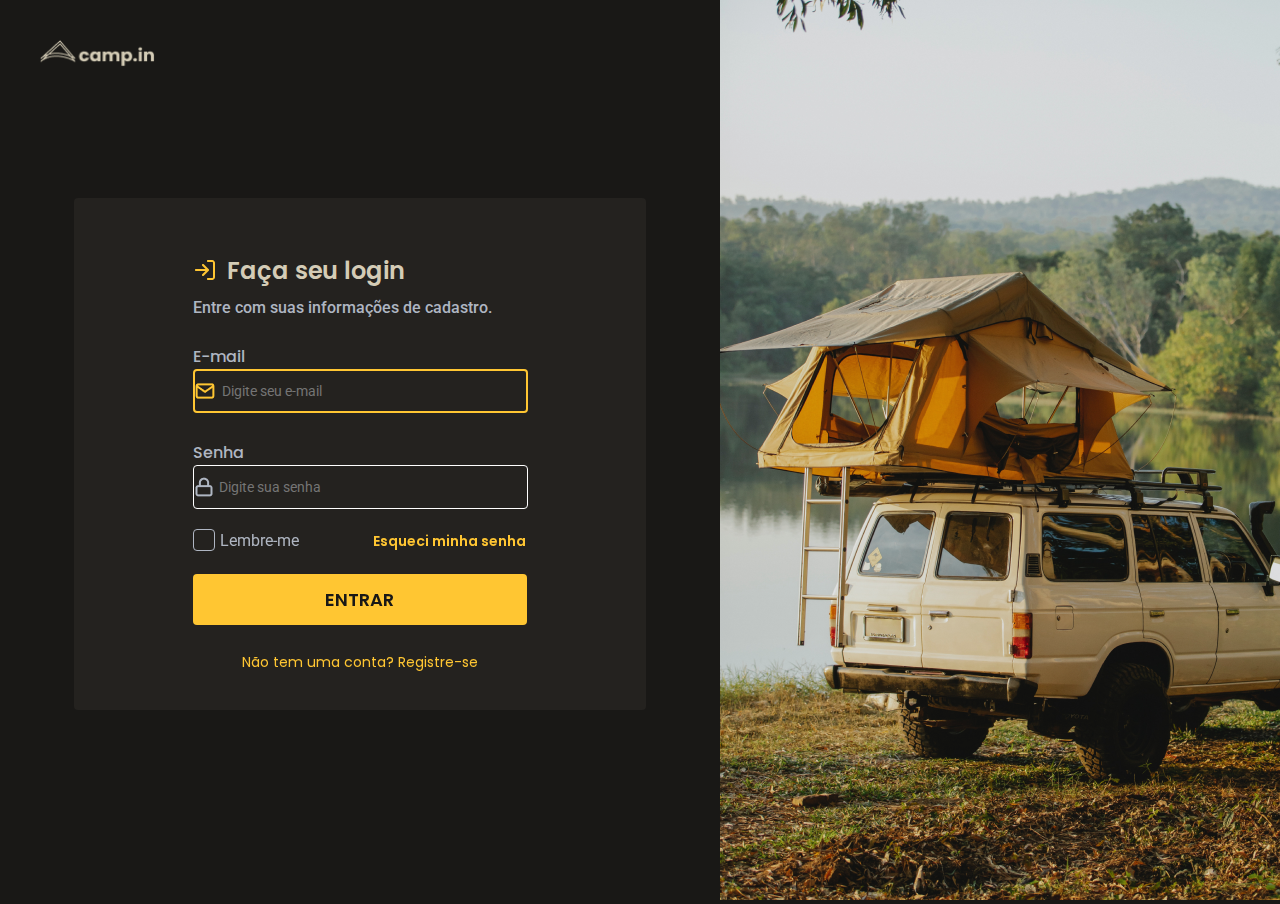
<file: login-form-css/index.html>
<!DOCTYPE html>
<html lang="pt-BR">

<head>
  <meta charset="UTF-8">
  <meta http-equiv="X-UA-Compatible" content="IE=edge">
  <meta name="viewport" content="width=device-width, initial-scale=1.0">
  <meta name="description" content="Formulário de login. Empresa de acampamento">
  <link rel="preconnect" href="https://fonts.googleapis.com">
  <link rel="preconnect" href="https://fonts.gstatic.com" crossorigin>
  <link href="https://fonts.googleapis.com/css2?family=Poppins:wght@500;600&family=Roboto:wght@400;500&display=swap"
    rel="stylesheet">
  <link rel="stylesheet" href="css/style.css">
  <title>Formulário Camp</title>
</head>

<body>

  <main>

    <section>
      <div class="icon">
        <img src="img/logo.png" alt="logo" width="115px" height="28px">
      </div>

      <div class="container-form">

        <form class="form">
          <div class="header">

            <div class="logo-in">
              <img src="img/log-in.png"  width="24px" height="24px" alt="Seta para direita">
              <h1>Faça seu login</h1>
            </div>

          </div>
          <h2>Entre com suas informações de cadastro.</h2>
          <fieldset>

            <label class="label-email"><span class="required">E-mail</span>
                <input class="icon-email"type="email" maxlength="30" name="email" placeholder="Digite seu e-mail" tabindex="0" autofocus required />
            </label>

            <label class="label-password"><span class="required">Senha</span>
              <input class="icon-password" type="password" maxlength="16" name="password" placeholder="Digite sua senha" required />
            </label>

            <div class="container-checkbox">
              <input type="checkbox" name="subscribe" id="subscribe">
              <label for="subscribe">Lembre-me</label>
              <span class="change-password"><a href="#">Esqueci minha senha</a></span>
            </div>

            <button class="button" type="submit">Entrar</button>
            <span class="register"><a href="#">Não tem uma conta? Registre-se</a></span>

          </fieldset>
        </form>

      </div>
    </section>

    <section>
      <div class="container-img"><img src="img/side-image.png" class="img-car"
          alt="Carro grande com uma barraca em cima, em frente a um lago">
      </div>
    </section>
  </main>
</body>

</html>
</file>
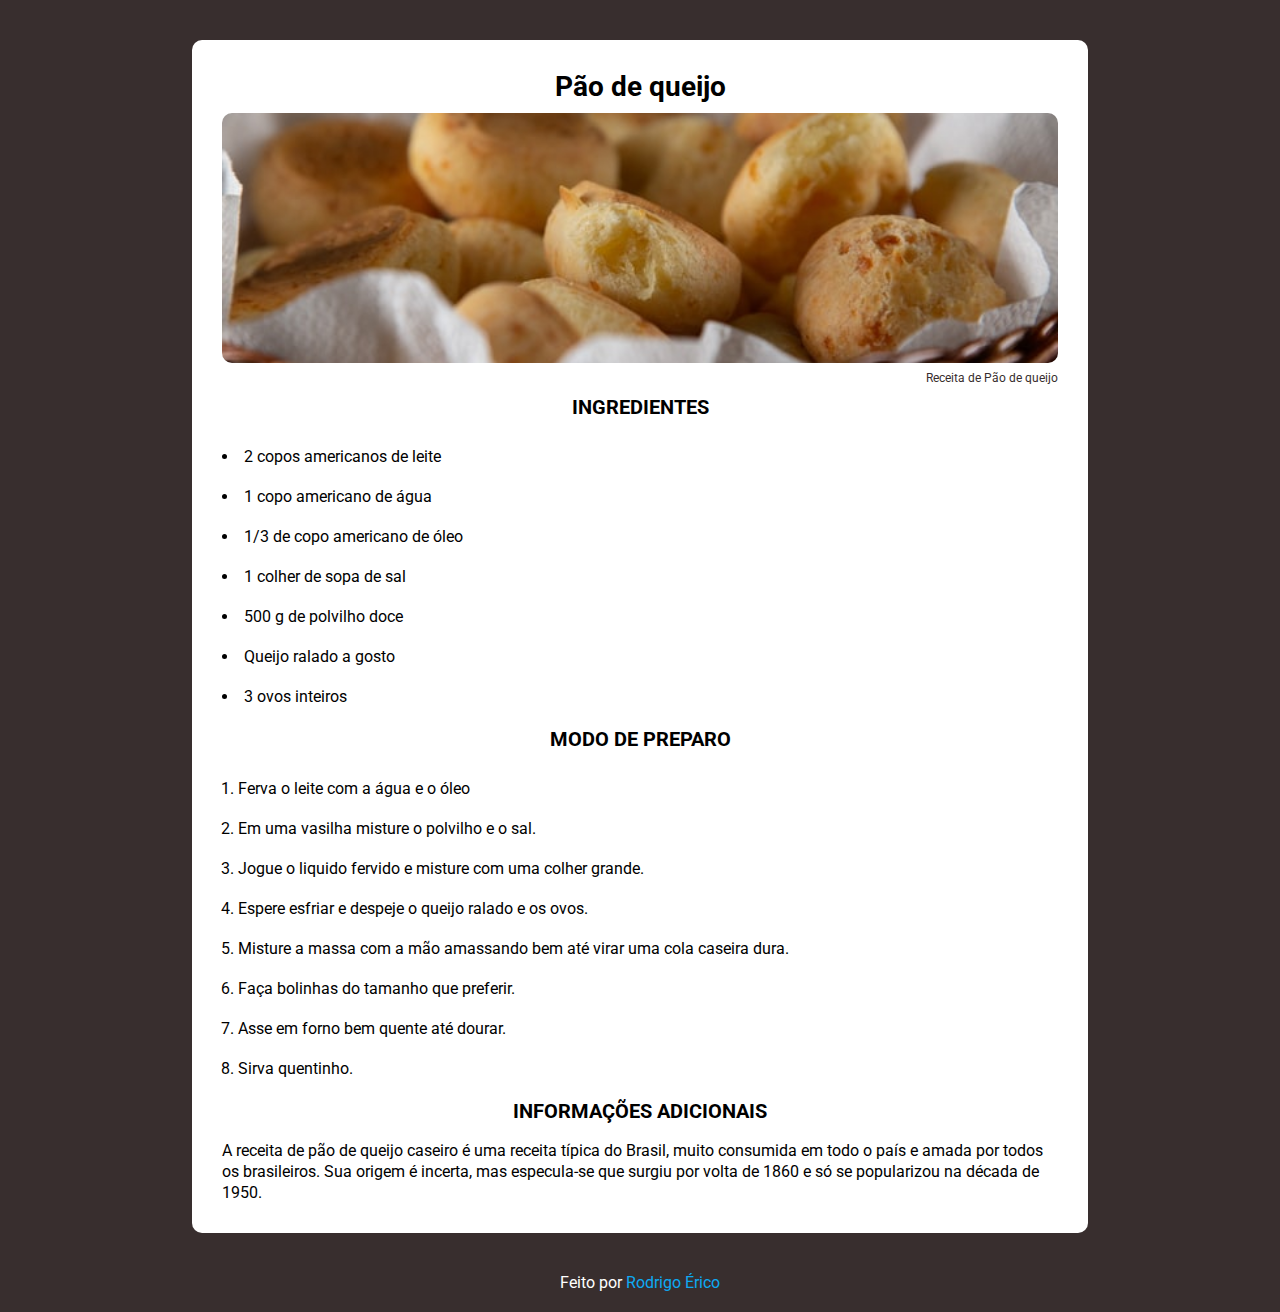
<file: pagina-de-receita/index.html>
<!DOCTYPE html>
<html lang="pt-BR">

<head>
  <meta charset="UTF-8">
  <meta http-equiv="X-UA-Compatible" content="IE=edge">
  <meta name="viewport" content="width=device-width, initial-scale=1.0">
  <meta name="author" content="Rodrigo Érico">
  <meta name="description" content="Site de receita">

  <link rel="shortcut icon" sizes="16x16" href="./img/chefe-de-cozinha.png" type="image/x-icon">
  <link rel="preconnect" href="https://fonts.googleapis.com">
  <link rel="preconnect" href="https://fonts.gstatic.com" crossorigin>
  <link href="https://fonts.googleapis.com/css2?family=Roboto:ital,wght@0,400;0,700;1,400&display=swap"
    rel="stylesheet">
  <link rel="stylesheet" href="./css/style.css">

  <title>Página de Receita</title>

</head>

<body>
  <div class="recipe-container">
    <header>
      <h1>Pão de queijo</h1>
    </header>

    <main>
      <a href="https://unsplash.com/photos/9PJoYi_eqPY" target="_blank">
        <figure class="recipe-image">
          <img src="./img/pao-queijo.jpg" alt="Pão de queijo" title="Pão de queijo">
          <figcaption>Receita de Pão de queijo</figcaption>
        </figure>
      </a>
      <article>
        <section>
          <h2>Ingredientes</h2>
          <ul>
            <li>2 copos americanos de leite</li>
            <li>1 copo americano de água</li>
            <li>1/3 de copo americano de óleo</li>
            <li>1 colher de sopa de sal</li>
            <li>500 g de polvilho doce</li>
            <li>Queijo ralado a gosto</li>
            <li>3 ovos inteiros</li>
          </ul>
        </section>
        <section>
          <h2>Modo de preparo</h2>
          <ol>
            <li>Ferva o leite com a água e o óleo</li>
            <li>Em uma vasilha misture o polvilho e o sal.</li>
            <li>Jogue o liquido fervido e misture com uma colher grande.</li>
            <li>Espere esfriar e despeje o queijo ralado e os ovos.</li>
            <li>Misture a massa com a mão amassando bem até virar uma cola caseira dura.</li>
            <li>Faça bolinhas do tamanho que preferir.</li>
            <li>Asse em forno bem quente até dourar.</li>
            <li>Sirva quentinho.</li>
          </ol>
        </section>
      </article>
      <section>
        <h2>Informações adicionais</h2>
        <p>A receita de pão de queijo caseiro é uma receita típica do Brasil, muito consumida em todo o país e amada por
          todos os brasileiros. Sua origem é incerta, mas especula-se que surgiu por volta de 1860 e só se popularizou
          na
          década de 1950.</p>
      </section>
      
    </main>
  </div>
  <footer>Feito por <a href="https://github.com/RodrigoErico/desafios-rocketseat" target="_blank" rel="noopener noreferrer">Rodrigo Érico</a></footer>
</body>

</html>
</file>
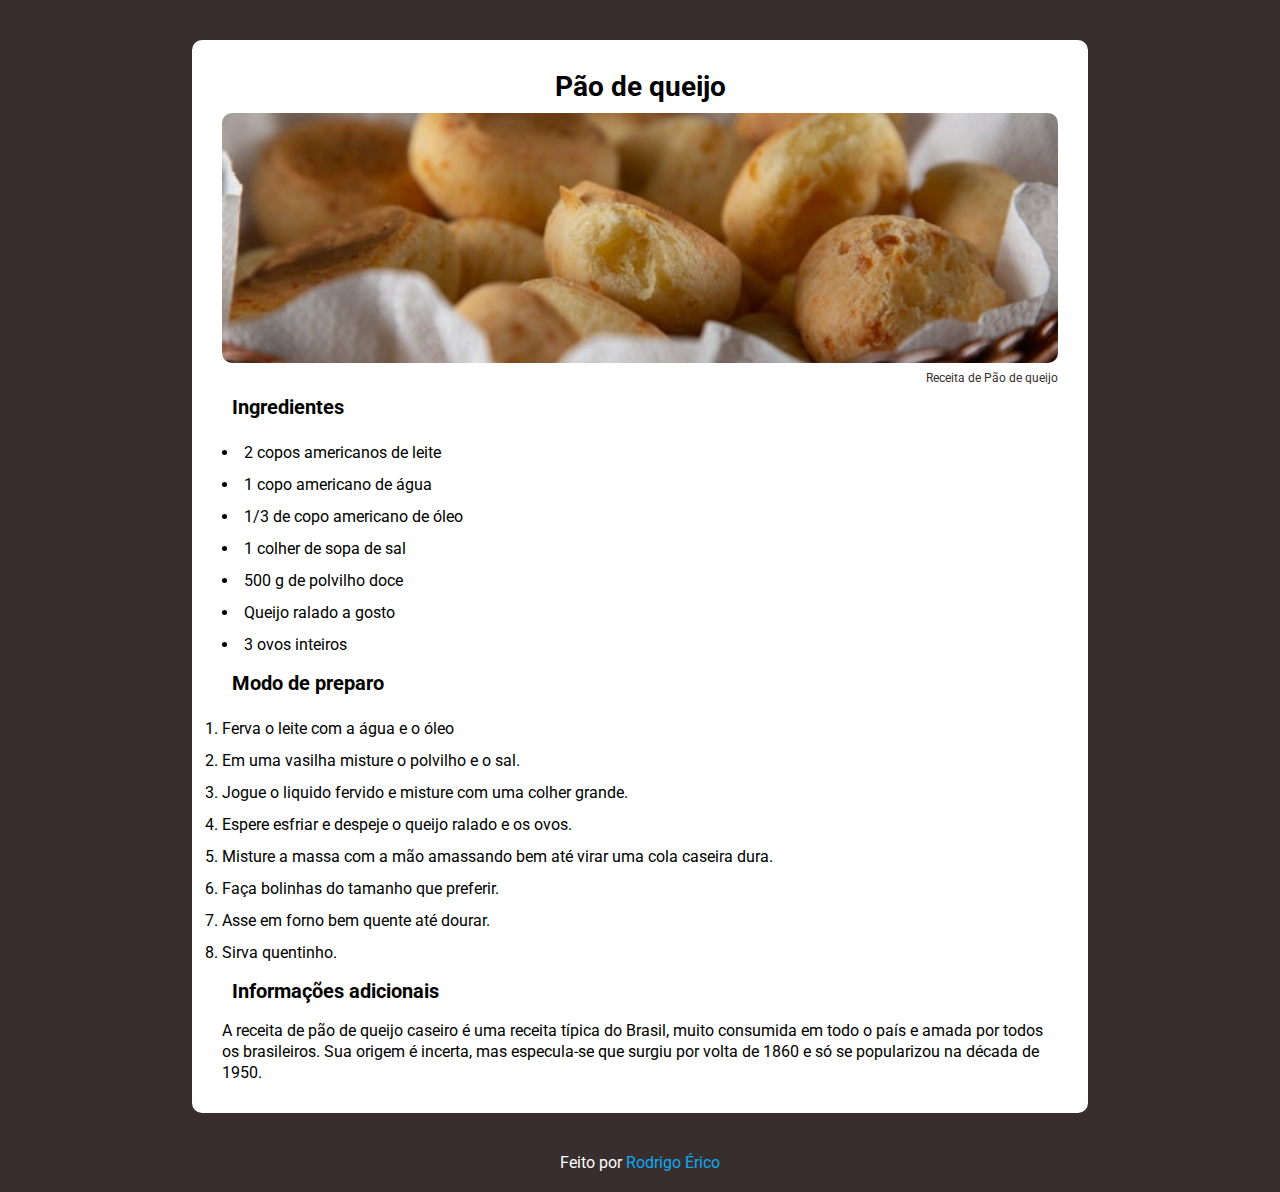
<file: Página de Receita/index.html>
<!DOCTYPE html>
<html lang="pt-BR">

<head>
  <meta charset="UTF-8">
  <meta http-equiv="X-UA-Compatible" content="IE=edge">
  <meta name="viewport" content="width=device-width, initial-scale=1.0">
  <meta name="author" content="Rodrigo Érico">
  <meta name="description" content="Site sobre o head">

  <link rel="shortcut icon" sizes="16x16" href="./img/chefe-de-cozinha.png" type="image/x-icon">
  <link rel="preconnect" href="https://fonts.googleapis.com">
  <link rel="preconnect" href="https://fonts.gstatic.com" crossorigin>
  <link href="https://fonts.googleapis.com/css2?family=Roboto:ital,wght@0,400;0,700;1,400&display=swap"
    rel="stylesheet">
  <link rel="stylesheet" href="./css/style.css">

  <title>Página de Receita</title>

</head>

<body>
  <div class="recipe-container">
    <header>
      <h1>Pão de queijo</h1>
    </header>

    <main>
      <a href="https://unsplash.com/photos/mOedSrS6qS0" target="_blank">
        <figure class="recipe-image">
          <img src="./img/pao-queijo.jpg" alt="Pão de queijo" title="Pão de queijo">
          <figcaption>Receita de Pão de queijo</figcaption>
        </figure>
      </a>
      <article>
        <section>
          <h2>Ingredientes</h2>
          <ul>
            <li>2 copos americanos de leite</li>
            <li>1 copo americano de água</li>
            <li>1/3 de copo americano de óleo</li>
            <li>1 colher de sopa de sal</li>
            <li>500 g de polvilho doce</li>
            <li>Queijo ralado a gosto</li>
            <li>3 ovos inteiros</li>
          </ul>
        </section>
        <section>
          <h2>Modo de preparo</h2>
          <ol>
            <li>Ferva o leite com a água e o óleo</li>
            <li>Em uma vasilha misture o polvilho e o sal.</li>
            <li>Jogue o liquido fervido e misture com uma colher grande.</li>
            <li>Espere esfriar e despeje o queijo ralado e os ovos.</li>
            <li>Misture a massa com a mão amassando bem até virar uma cola caseira dura.</li>
            <li>Faça bolinhas do tamanho que preferir.</li>
            <li>Asse em forno bem quente até dourar.</li>
            <li>Sirva quentinho.</li>
          </ol>
        </section>
      </article>
      <section>
        <h2>Informações adicionais</h2>
        <p>A receita de pão de queijo caseiro é uma receita típica do Brasil, muito consumida em todo o país e amada por
          todos os brasileiros. Sua origem é incerta, mas especula-se que surgiu por volta de 1860 e só se popularizou
          na
          década de 1950.</p>
      </section>
      
    </main>
  </div>
  <footer>Feito por <a href="https://github.com/RodrigoErico/desafios-rocketseat" target="_blank" rel="noopener noreferrer">Rodrigo Érico</a></footer>
</body>

</html>
</file>
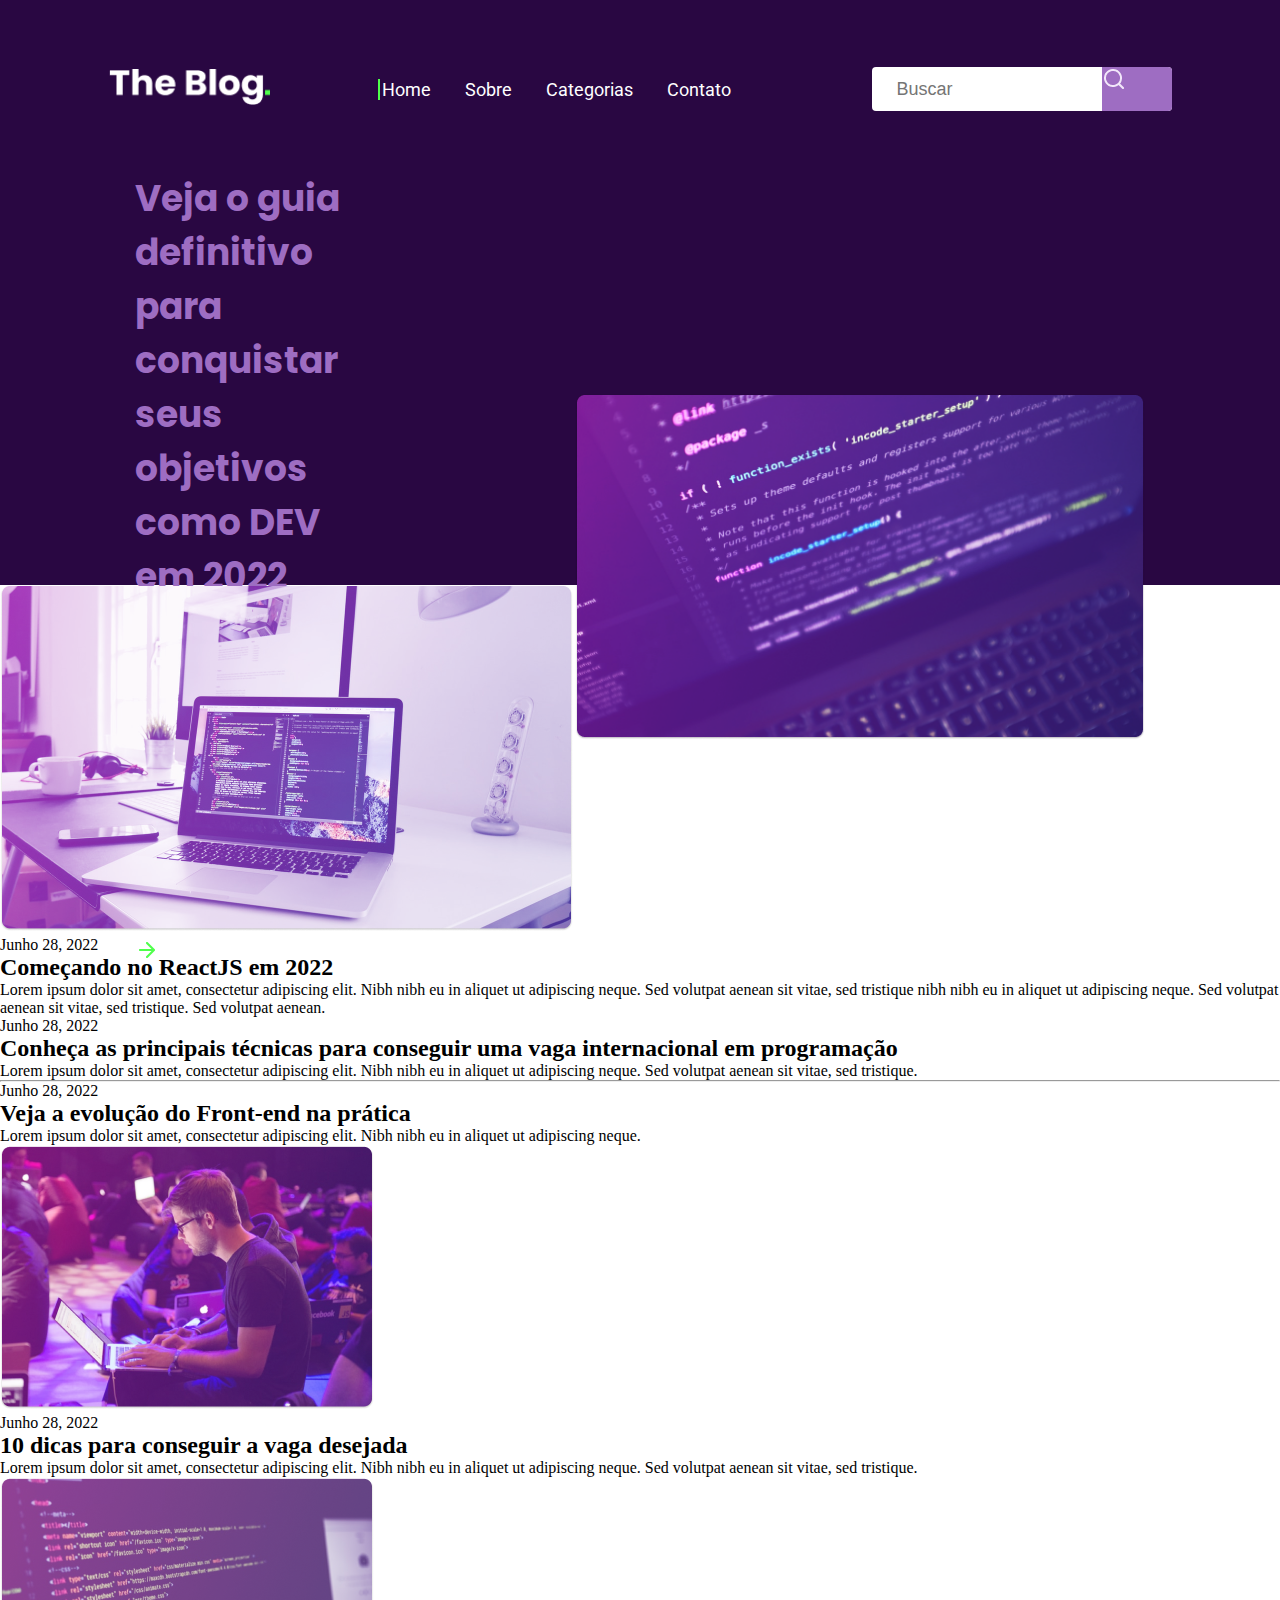
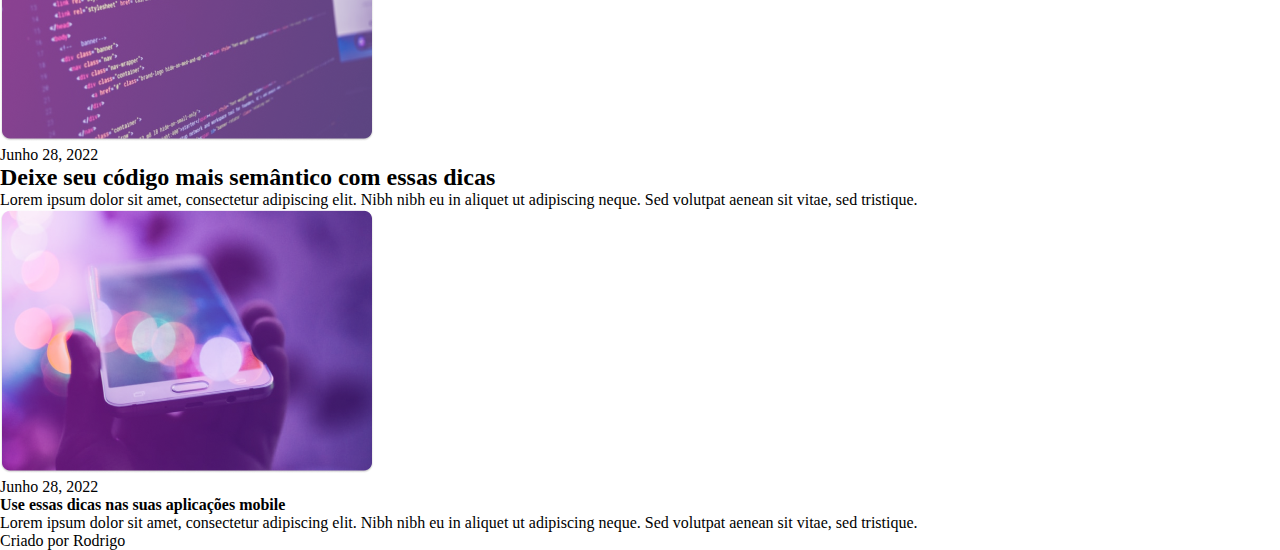
<file: rocket-blog/index.html>
<!DOCTYPE html>
<html lang="pt-BR">

<head>
  <meta charset="UTF-8">
  <meta http-equiv="X-UA-Compatible" content="IE=edge">
  <meta name="viewport" content="width=device-width, initial-scale=1.0">
  <link rel="stylesheet" href="./css/header.css">
  <title>RocketBlog</title>

  <link rel="preconnect" href="https://fonts.googleapis.com">
  <link rel="preconnect" href="https://fonts.gstatic.com" crossorigin>
  <link href="https://fonts.googleapis.com/css2?family=Poppins:wght@700&family=Roboto:wght@400;700&display=swap"
    rel="stylesheet">

</head>

<body>

  <!---header--->
  <header>
    <a href="#" class="logo">
      <img src="./img/logo.png" width="161px" alt="">
    </a>

    <nav class="navbar">
      <ul>
        <li><a href="#" class="active">Home</a> </li>
        <li><a href="#">Sobre</a></li>
        <li><a href="#">Categorias</a></li>
        <li><a href="#">Contato</a></li>
      </ul>
    </nav>

    <div class="container-input">
      <div class="container-input__wrap">
        <div class="container-input__search_box">
          <input type="text" class="input" placeholder="Buscar">
          <div class="btn">
            <img src="./img/search.png" alt="">
          </div>
        </div>
      </div>

  </header>
  <!--Home-->
  <main>
    <section class="home">

      <div class="home__text">
        <h1>Veja o guia definitivo para conquistar seus objetivos como DEV em 2022</h1>
        <p>Lorem ipsum dolor sit amet consectetur adipisicing elit. Sint unde ex mollitia soluta tenetur voluptatem,
          facere
          quia voluptatum eligendi nulla nostrum ducimus fugiat inventore praesentium odit quasi consectetur sit
          possimus?
        </p>

        <div class="home__view-more">
          <p>Veja mais</p>
          <img src="./img/arrow-right.png" alt="">
        </div>

      </div>
      <div class="home__img">
        <img src="./img/featured-image.png" alt="" width="570px" height="346px">
      </div>

    </section>

    <article>
      <div class="card">
        <div class="card__news">

          <img src="./img/post-1.png" alt="">
          <p>Junho 28, 2022</p>
          <h2>Começando no ReactJS em 2022</h2>
          <p>Lorem ipsum dolor sit amet, consectetur adipiscing elit. Nibh nibh eu in aliquet ut adipiscing neque. Sed
            volutpat aenean sit vitae, sed tristique nibh nibh eu in aliquet ut adipiscing neque. Sed volutpat aenean
            sit vitae, sed tristique. Sed volutpat aenean.</p>
        </div>
    </article>

    <article>
      <div class="card__news--no-image">
        <p>Junho 28, 2022</p>
        <h2>Conheça as principais técnicas para conseguir uma vaga internacional em programação</h2>
        <p>Lorem ipsum dolor sit amet, consectetur adipiscing elit. Nibh nibh eu in aliquet ut adipiscing neque. Sed
          volutpat aenean sit vitae, sed tristique.</p>
      </div>
    </article>

    <hr>
    <article>
      <div class="card__news--no-image">
        <p>Junho 28, 2022</p>
        <h2>Veja a evolução do Front-end na prática</h2>
        <p>Lorem ipsum dolor sit amet, consectetur adipiscing elit. Nibh nibh eu in aliquet ut adipiscing neque. </p>
      </div>
    </article>

    <article>
      <div class="card__news">
        <img src="./img/post-2.png" alt="">
        <p>Junho 28, 2022</p>
        <h2>10 dicas para conseguir a vaga desejada</h2>
        <p>Lorem ipsum dolor sit amet, consectetur adipiscing elit. Nibh nibh eu in aliquet ut adipiscing neque. Sed
          volutpat aenean sit vitae, sed tristique.
        </p>
      </div>
    </article>

    <article>
      <div class="card__news">
        <img src="./img/post-3.png" alt="">
        <p>Junho 28, 2022</p>
        <h2>Deixe seu código mais semântico com essas dicas</h2>
        <p>Lorem ipsum dolor sit amet, consectetur adipiscing elit. Nibh nibh eu in aliquet ut adipiscing neque. Sed
          volutpat aenean sit vitae, sed tristique.</p>
      </div>
    </article>

    <article>
      <div class="card__news">
        <img src="./img/post-4.png" alt="">
        <p>Junho 28, 2022</p>
        <h4>Use essas dicas nas suas aplicações mobile</h4>
        <p>Lorem ipsum dolor sit amet, consectetur adipiscing elit. Nibh nibh eu in aliquet ut adipiscing neque. Sed
          volutpat aenean sit vitae, sed tristique.</p>
      </div>
    </article>

    </div>

  </main>

  <footer>Criado por Rodrigo</footer>

</body>

</html>
</file>
<file: login-form-css/css/style.css>
:root {
  --text-base: #afb6c2;
  --text-title: #d4ccb6;
  --background: #191816;
  --form-background: #24221f;
  --primary-color: #ffc632;
}

* {
  margin: 0;
  padding: 0;
  box-sizing: border-box;
}

body {
  background-color: var(--background);
}

main {
  min-width: 1440px;
  max-height: 900px;
  display: flex;
  flex-direction: row;
  flex-wrap: wrap;
  justify-content: flex-end;
  color: var(--text-base);
}

.icon {
  margin: 40px 565px 126px 40px;
}

.container-form {
  display: flex;
  flex-direction: column;
	flex-wrap: nowrap;
	align-items: center;
  justify-content: flex-start;
  width: 572px;
  height: 512px;
  margin: 0 74px 194px 74px;
  padding: 55px;
  background-color: var(--form-background);
  border-radius: 4px;
}

.form {
  width: 335px;
	height: 400px;
}

.logo-in img{
  margin-right: 10px;
  margin-top: 5px;
  float: left;
}

h1 {
  font-family: 'Poppins', sans-serif;
  font-weight: 600;
  color: var(--text-title);
  font-size: 24px;
  margin-bottom: 10px;
  margin-left: 10px;
}

h2 {
  font-size: 16px;
  font-family: 'Roboto', sans-serif;
  font-weight: 500;
}

fieldset {
  border: none;
}

input {
  color: var(--text-base);
  outline: none;
  padding: 0 22px;
}
input:focus {
  color: var(--text-base);
  border: 2px solid var(--primary-color);
  padding: 0 22px;
}

.label-email,
.label-password {
  font-family: 'Poppins', sans-serif;
  font-weight: 500;
  font-size: 16px;
}

.label-email input,
.label-password input 
{
  height: 44px;
  font-family: 'Roboto', sans-serif;
  font-weight: 400;
  font-size: 14px;
  border-radius: 4px;
}

.label-email,
.label-password,
.register
{
  display: flex;
  flex-direction: column;
  margin: 27px 0 20px;
}

.icon-email {
  background: url(../img/mail.png) no-repeat left ;
  padding: 20px;
  background-color: none;
  border: 1px solid#fff;
  border-radius: 4px;
}

.icon-email::placeholder,
.icon-password::placeholder {
  padding: 5px;
}
.icon-password {
  background: url(../img/lock.png) no-repeat left;
  padding: 20px;
  background-color: none;
  border: 1px solid#fff;
  border-radius: 4px;
}

.container-checkbox input {
  display: none;
}

.container-checkbox input + label:before {
  content: '';
  width: 20px;
  height: 20px;
  border-radius: 4px;
  background-color: transparent;
  border: 1px solid var(--text-base);
  display: inline-block;
  vertical-align: middle;
  margin-right: 5px;
  margin-bottom: 3px;
  cursor: pointer;
}

.container-checkbox input:checked + label:before {
  background-image: url("../img/check.png");
  background-color: var(--primary-color);
}
.container-checkbox label{
  font-family: 'Roboto', sans-serif;
  font-weight: 400;
  font-size: 16px;
}

.change-password a{
  margin-left: 70px;
  font-family: 'Poppins', sans-serif;
  font-weight: 600;
  font-size: 14px;
  text-decoration: none;
  color: var(--primary-color);
}

.button {
  font-family: 'Poppins', sans-serif;
  font-weight: 600;
  font-size: 18px;
  text-align: center;
  text-transform: uppercase;
  position: relative;
  width: 334px;
  height: 51px;
  margin-top: 20px;
  display: flex;
  justify-content: center;
  align-items: center;
  cursor: pointer;
  background-color: var(--primary-color);
  color: var(--background);
  border: none;
  border-radius: 4px;
}

.register a {
  font-family: 'Poppins', sans-serif;
  font-weight: 400;
  font-size: 14px;
  text-decoration: none;
  text-align: center;
  color: var(--primary-color);
}
</file>
<file: pagina-de-receita/css/style.css>
* {
  margin: 0;
  padding: 0;
  box-sizing: border-box;
 }

 body {
  background: #382e2e;
  font-family: 'Roboto', sans-serif;
  min-width: 500px;
}

h1 {
  font-size: 1.75rem;
  text-align: center;
  margin-bottom: 10px;
}
.recipe-container {
  background: #ffffff;
  width: 70%;
  margin: 40px auto;
  padding: 30px;
  border-radius: 10px;
}

.recipe-image {
  text-align: right;
  font-size: 12px;
  color: #8f8f8f;
}

.recipe-image img {
  width: 100%;
  height: 250px;
  object-fit: cover;
  border-radius: 10px;
  margin-bottom: 5px;
}
a {
  text-decoration: none;
  color: #0daaf3;
}

h2 {
  font-size: 1.25rem;
  text-align: center;
  text-transform: uppercase;
  margin-bottom: 8px;
  padding: 10px;
}

ul {
  list-style-position: inside;
}

li{
  font-size: 1rem;
  line-height: 2.5rem;
}

ol {
  margin-left: 16px;
}
p {
  font-size: 1rem;
  line-height: 1.3rem;
}

footer {
  text-align: center;
  margin: 20px;
  font-size: 1rem;
  color: #ffffff;
}

figcaption {
  color:  #382e2e;
  font-size: .75rem;
}
</file>
<file: Página de Receita/css/style.css>
* {
  margin: 0;
  padding: 0;
  box-sizing: border-box;
 }

 body {
  background: #382e2e;
  font-family: 'Roboto', sans-serif;
}

h1 {
  font-size: 1.75rem;
  text-align: center;
  margin-bottom: 10px;
}
.recipe-container {
  background: #ffffff;
  width: 70%;
  margin: 40px auto;
  padding: 30px;
  border-radius: 10px;
}

.recipe-image {
  text-align: right;
  font-size: 12px;
  color: #8f8f8f;
}

.recipe-image img {
  width: 100%;
  height: 250px;
  object-fit: cover;
  border-radius: 10px;
  margin-bottom: 5px;
}
a {
  text-decoration: none;
  color: #0daaf3;
}

h2 {
  font-size: 1.25rem;
  text-align: left;
  margin-bottom: 8px;
  padding: 10px;
}

ul {
  list-style-position: inside;
}

li{
  font-size: 1rem;
  line-height: 2rem;
}

p {
  font-size: 1rem;
  line-height: 1.3rem;
}

footer {
  text-align: center;
  margin: 20px;
  font-size: 1rem;
  color: #ffffff;
}

figcaption {
  color:  #382e2e;
  font-size: .75rem;
}
</file>
<file: rocket-blog/css/header.css>
*{
	margin: 0;
	padding: 0;
	box-sizing: border-box;
	list-style: none;
	text-decoration: none;
	scroll-behavior: smooth;
}

:root {
  --purple-bg: #290742;
  --dark-bg: #170027;
  --button-bg: #9e6dc2;
  --white: #fff;
  --light-purple: #fbf6ff;
  --green: #4fff4b;
  --font-poppins: 'Poppins', sans-serif;
  --font-roboto: 'Roboto', sans-serif;
  --big-size: 2.25rem;
  --medium-size: 1.5rem;
  --small-size: 1rem;
  --p-font: 1.125rem;
}

header {
  background-color: var(--purple-bg);
  position: fixed;
  width: 100%;
  height: 112px;
  padding-top: 66px;
  display: flex;
  align-items: center;
  justify-content: space-evenly;
  z-index: 1000;
  transition: all .35s ease;
}

.logo img{
	max-width: 100%;
	width: 161px;
	height: auto;
}

.navbar ul{
	display: flex;
	align-items: center;
}

.navbar a {
  font-family: var(--font-roboto);
  font-size: var(--p-font);
  color: var(--white);
  padding: 0 32px 0 2px;
}

.navbar a:hover{
	border-left: 2px solid var(--green);
  font-weight: 700;
}

.navbar a.active{
	border-left: 2px solid var(--green);
}

.container-input .input{
	border: 0;
	outline: none;
	color: #8b7d77;
}

.container-input__wrap .container-input__search_box {
	position: relative;
	width: 300px;
	height: 44px;
}

.container-input__wrap .container-input__search_box .input{
	position: absolute;
	top: 0;
	left: 0;
	width: 100%;
	height: 100%;
	padding: 14px 25px;
	border-radius: 4px;
	font-size: var(--p-font);
}

.container-input__wrap .container-input__search_box .btn{
	position: absolute;
	top: 0;
	right: 0;
	width: 70px;
	height: 100%;
	background: var(--button-bg);
	z-index: 1;
	cursor: pointer;
  border-radius: 0 4px 4px 0;
}

.container-input__wrap .container-input__search_box .btn:hover{
	background: #708bd2;	
}

.home {
  height: 65vh;
  width: 100%;
	display: grid;
	grid-template-columns: repeat(2, 1fr);
  align-items: center;
	gap: 13rem;
  background-color: var(--purple-bg);
  padding: 172px 135px 64px 135px;
}

.home__text h1 {
	font-size: var(--big-size);
  font-family: var(--font-poppins);
  font-weight: 700;
	line-height: 54px;
  color: var(--button-bg);
  margin-bottom: var(--small-size);
}

.home__text p {
	font-size: var(--p-font);
  font-family: var(--font-roboto);
  font-weight: 400;
	line-height: 27px;
  color: var(--light-purple);
  margin-bottom: var(--medium-size);
}
</file>
